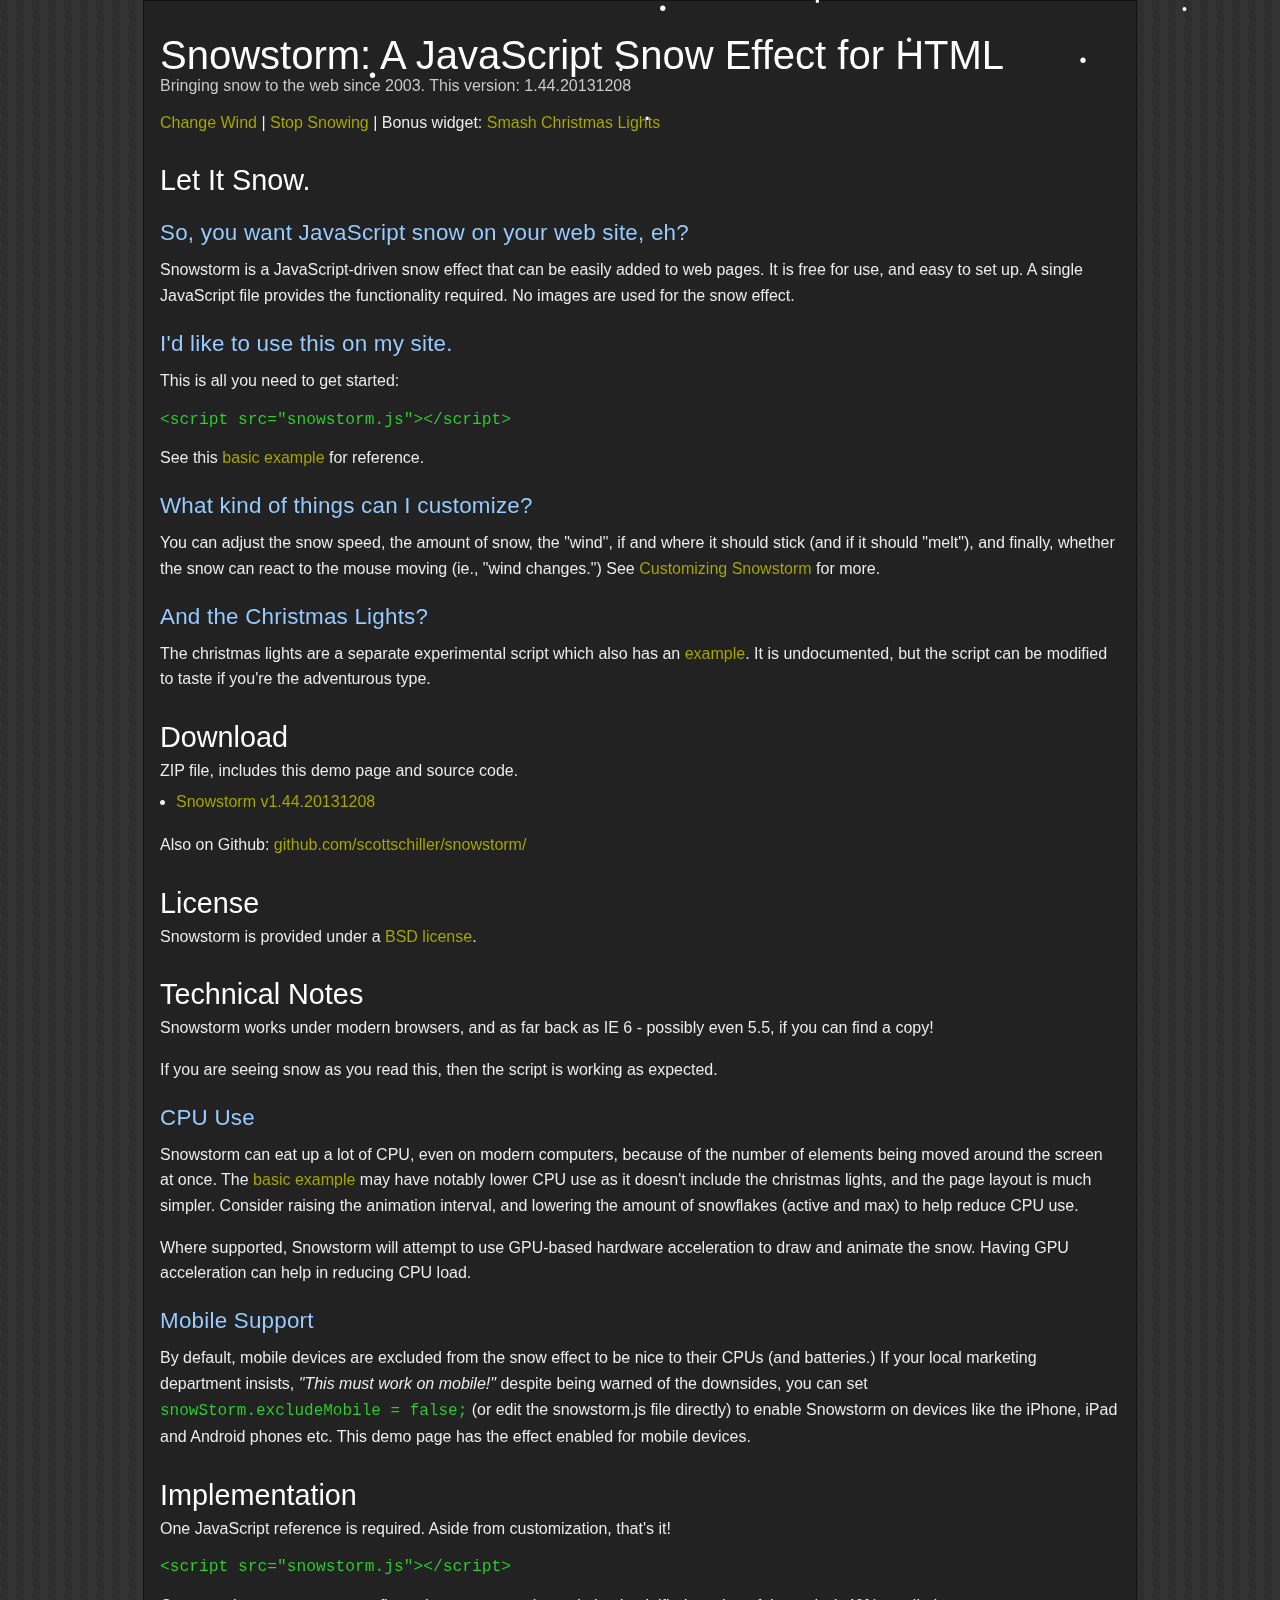
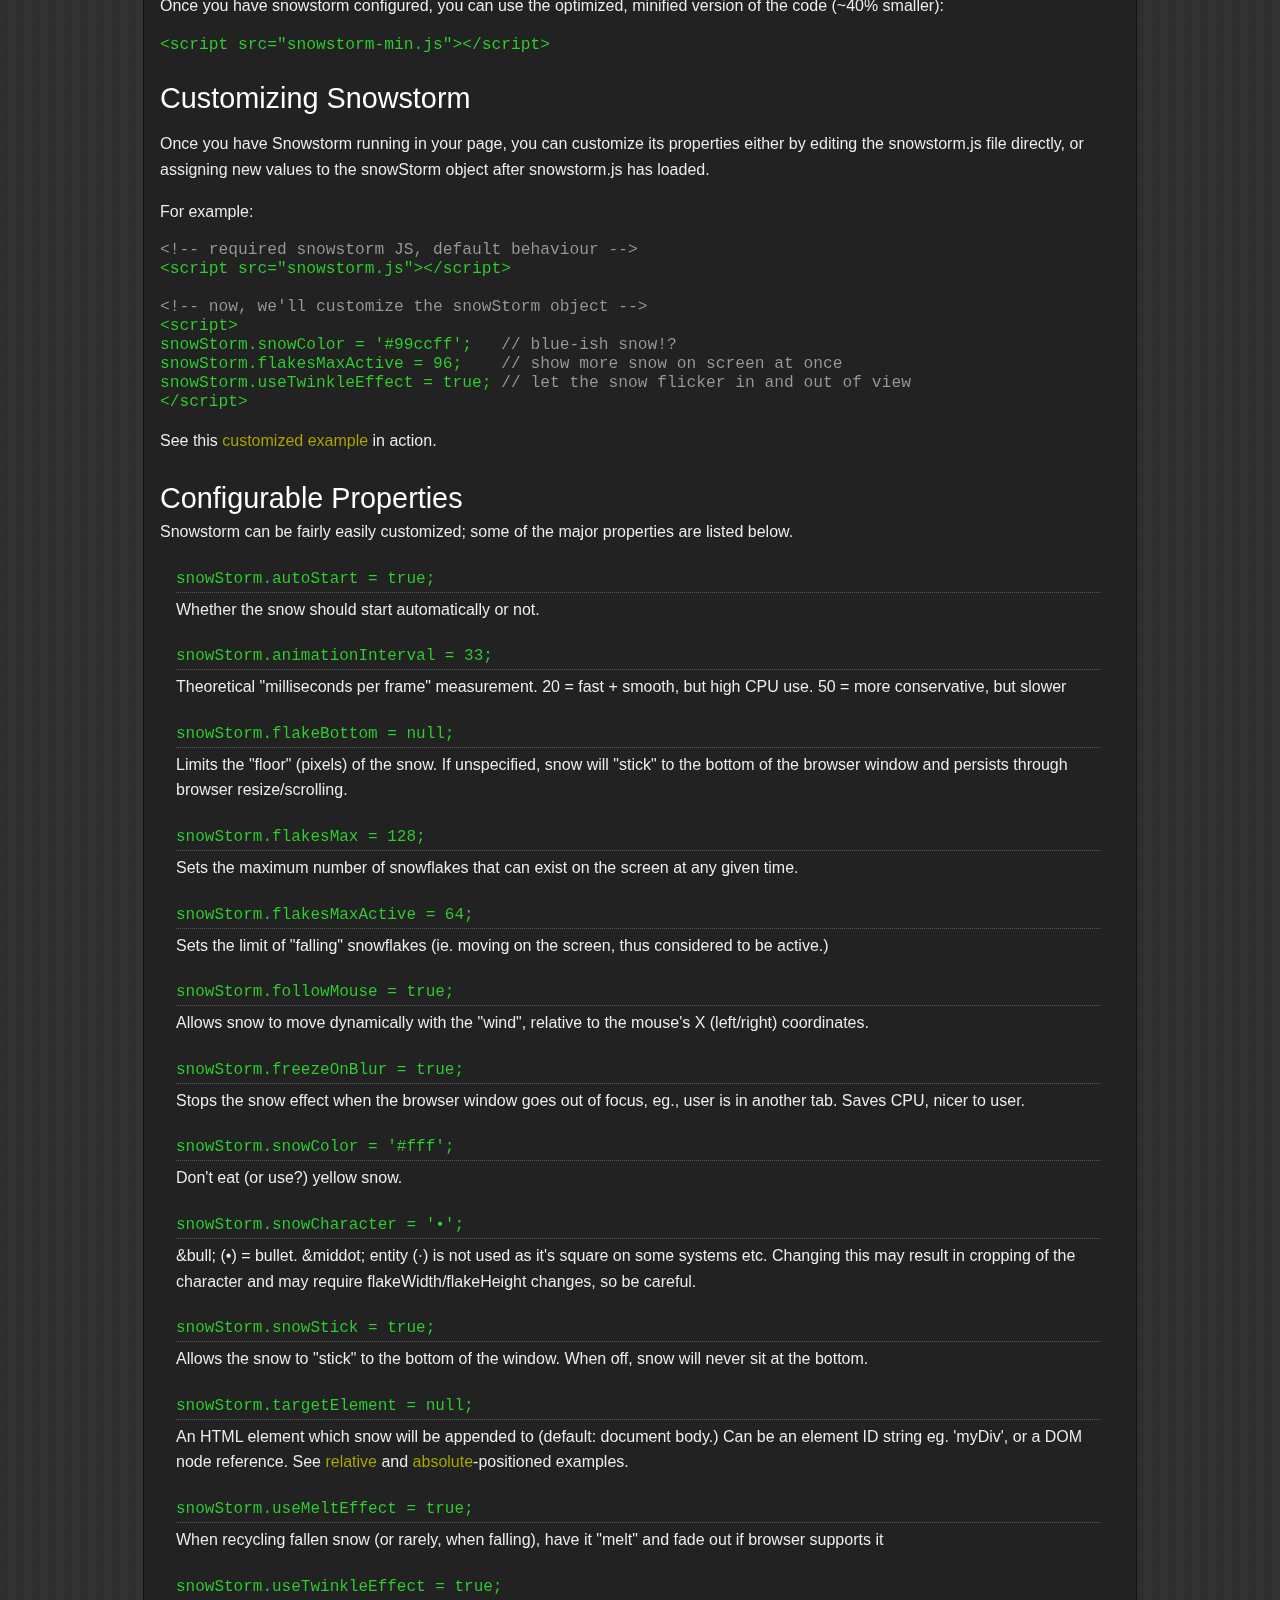
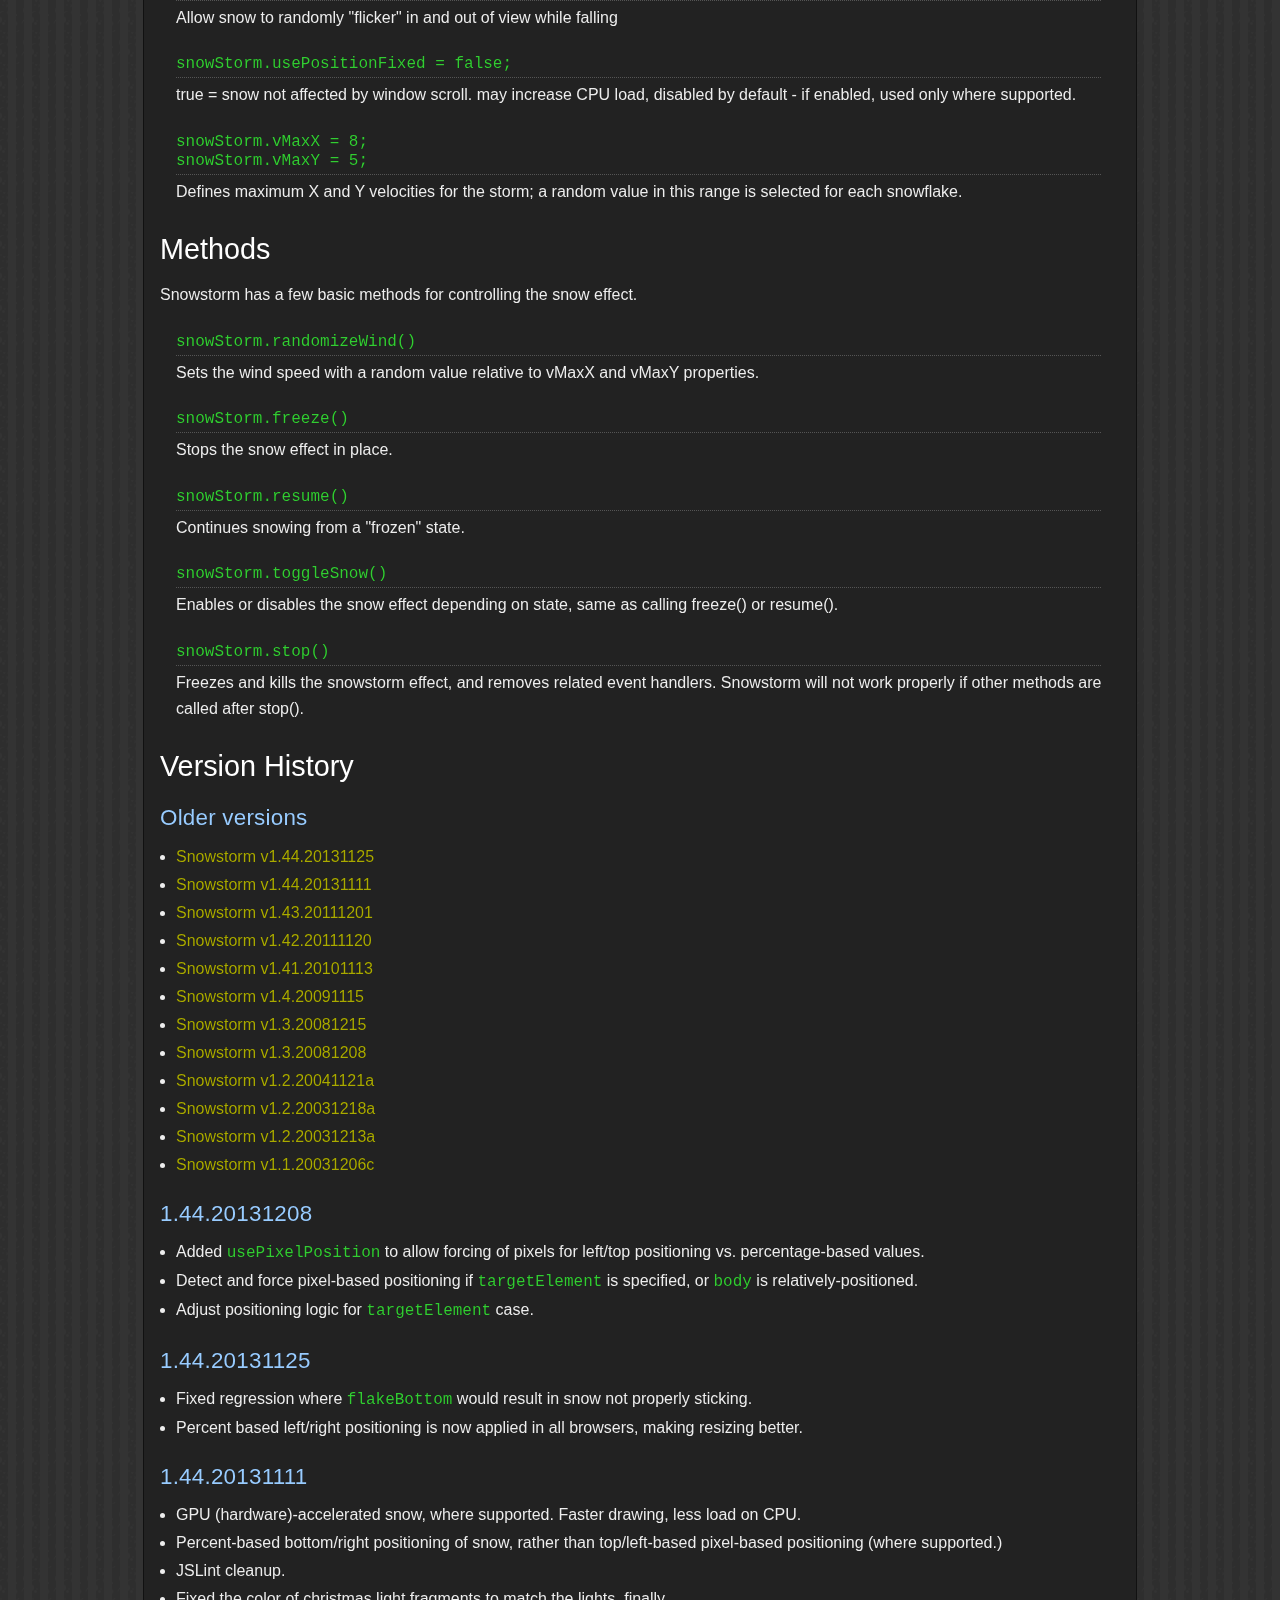
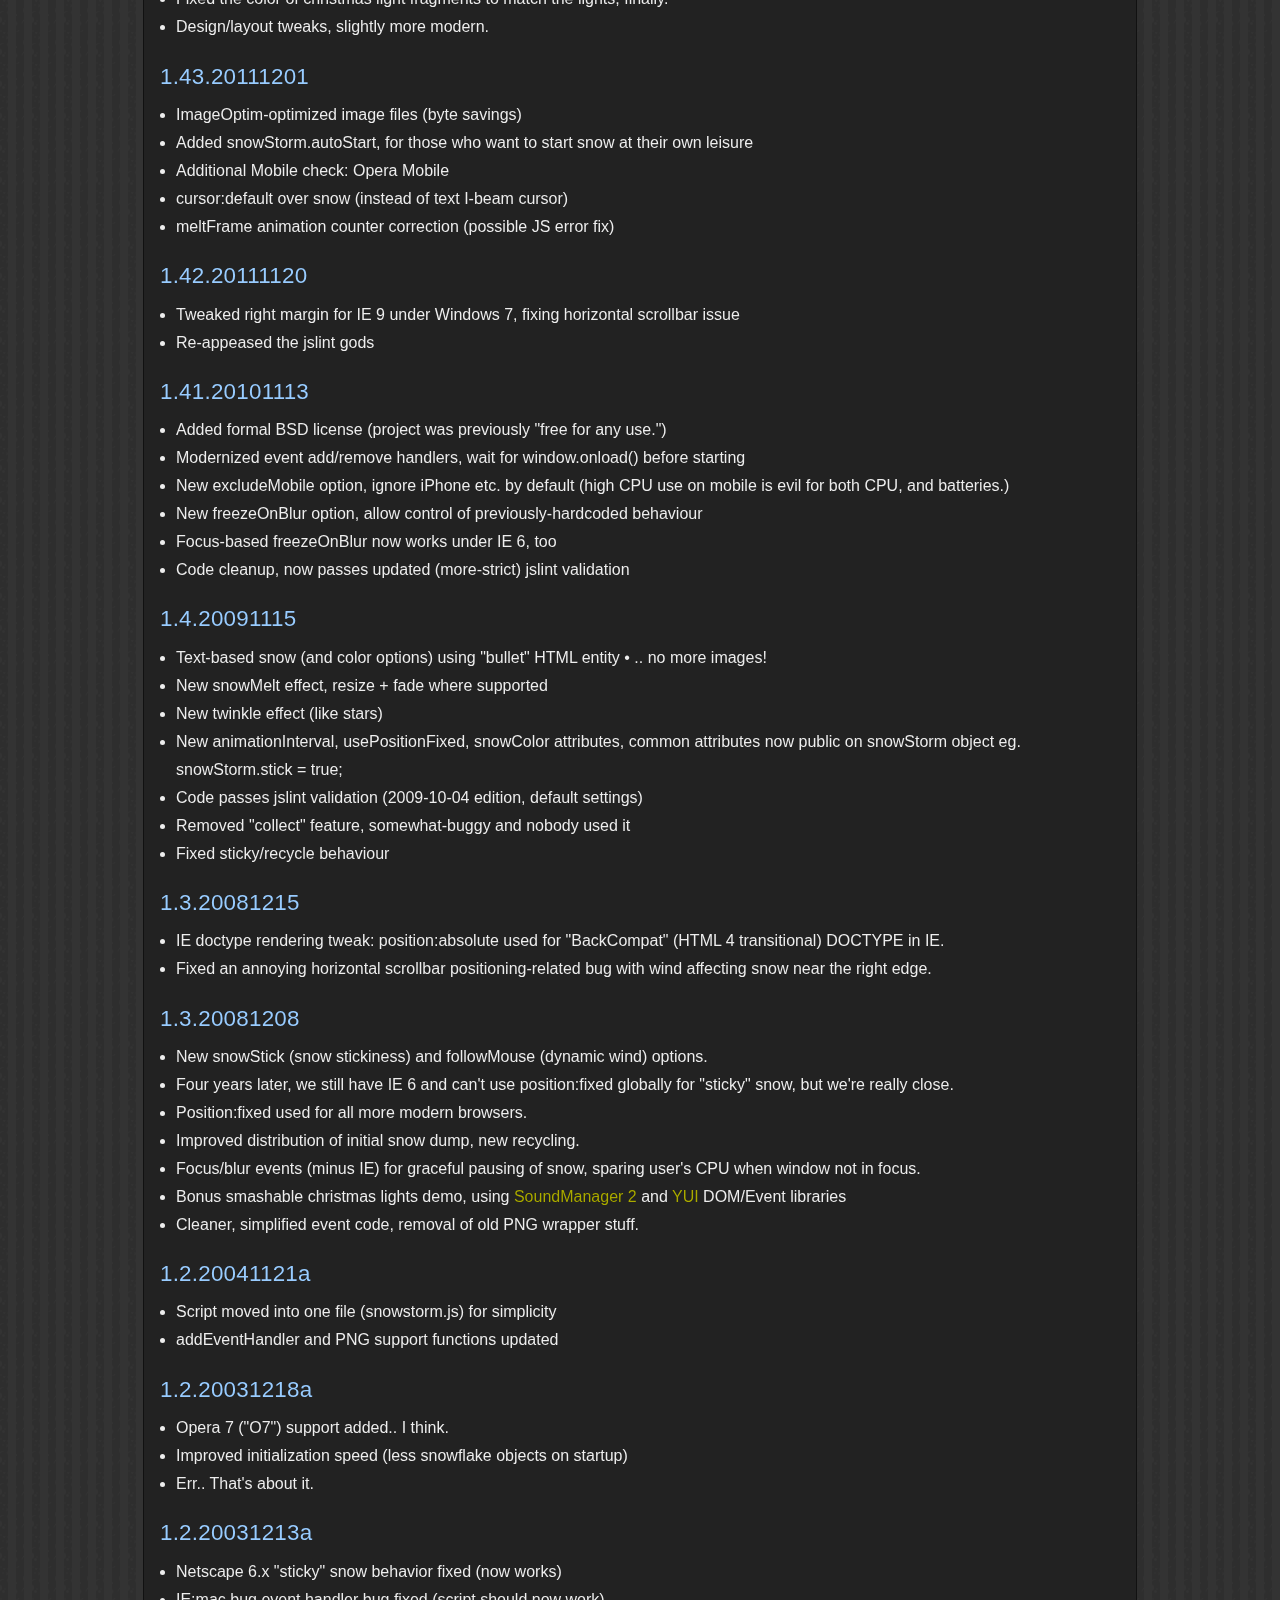
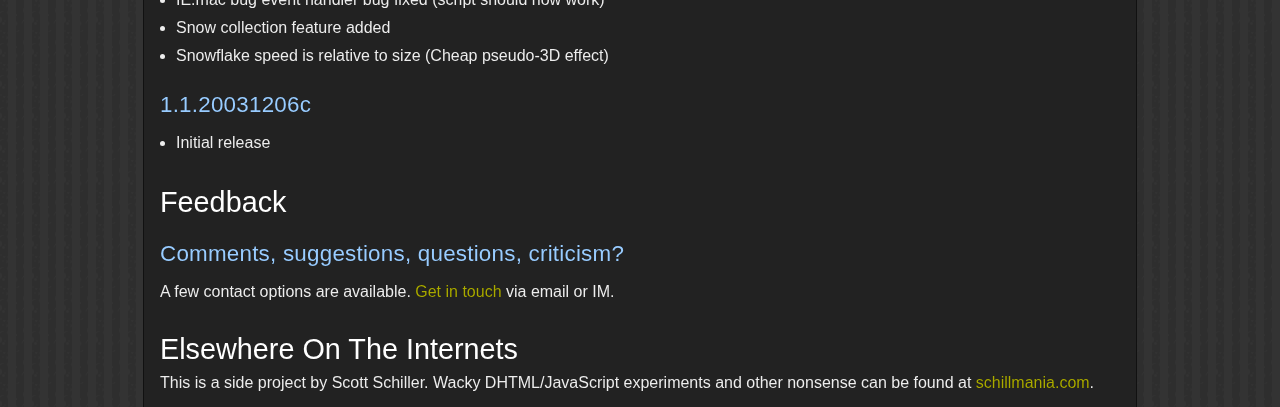
<file: snowstormv144_20131208/index.html>
<!DOCTYPE html PUBLIC "-//W3C//DTD XHTML 1.0 Strict//EN"
	"http://www.w3.org/TR/xhtml1/DTD/xhtml1-strict.dtd">
<html>
<head>
<title>JavaScript Snow: DHTML Snowstorm. Making it snow on the internets since 2003.</title>
<meta name="robots" content="noindex" />
<meta http-equiv="Content-Type" content="text/html; charset=windows-1252" />
<meta name="description" content="Realistic JavaScript snow effect for your web site. Free for any use. BSD license. Includes wind, velocity, &quot;sticky&quot; snow and fading effects. Single file, easy to set up and customize." />
<meta name="keywords" content="DHTML Snowstorm, DHTML snow, javascript snow, snow effect, Scott Schiller, Schill, Schillmania" />
<meta name="author" content="Scott Schiller" />
<meta name="copyright" content="Copyright (C) 2003 Scott Schiller" />
<meta name="language" content="en-us" />
<link type="text/css" rel="stylesheet" href="demo/demo_default.css" />

<!-- Copy the <script> tag into your own page(s) for the snow effect. That is all! (No CSS etc. is needed) -->
<script src="snowstorm.js"></script>

<!-- for the Snowstorm homepage, allow the demo to run on iPhone and mobile devices. -->
<script>snowStorm.excludeMobile = false;</script>

<!-- bonus christmas light stuff, not required for snowstorm -->
<script src="lights/soundmanager2-nodebug-jsmin.js"></script>
<script src="http://yui.yahooapis.com/combo?2.6.0/build/yahoo-dom-event/yahoo-dom-event.js&2.6.0/build/animation/animation-min.js"></script>
<script src="lights/christmaslights.js"></script>

</head>

<body>

<div id="lights">
 <!-- lights go here -->
</div>

<div id="container">

 <div id="content">

 <h1>Snowstorm: A JavaScript Snow Effect for HTML</h1>
 <p class="alt noTop">Bringing snow to the web since 2003. This version: 1.44.20131208</p>

 <p>
  <a href="#" onclick="snowStorm.randomizeWind();return false">Change Wind</a> | <a href="#" onclick="snowStorm.stop();return false">Stop Snowing</a> | Bonus widget: <a href="lights/" onclick="if (document.location.protocol != 'http') this.href=this.href+'index.html'">Smash Christmas Lights</a>
 </p>
 <p id="special" class="special">(Note: Christmas Lights are incompatible with IE 6 because of PNG images.)</p>

 <h2>Let It Snow.</h2>

 <h3>So, you want JavaScript snow on your web site, eh?</h3>
 
 <p class="first">Snowstorm is a JavaScript-driven snow effect that can be easily added to web pages. It is free for use, and easy to set up. A single JavaScript file provides the functionality required. No images are used for the snow effect.</p>

 <h3>I'd like to use this on my site.</h3>

 <p>This is all you need to get started:</p>

 <p>
  <pre>&lt;script src="snowstorm.js"&gt;&lt;/script&gt;</pre>
 </p>

 <p>See this <a href="basic-example.html" title="Simple Snowstorm demo">basic example</a> for reference.</p>

 <h3>What kind of things can I customize?</h3>

 <p>You can adjust the snow speed, the amount of snow, the "wind", if and where it should stick (and if it should "melt"), and finally, whether the snow can react to the mouse moving (ie., "wind changes.") See <a href="#customizing" title="Customizing snow storm behaviour">Customizing Snowstorm</a> for more.</p>

 <h3>And the Christmas Lights?</h3>

 <p>The christmas lights are a separate experimental script which also has an <a href="lights/" onclick="if (document.location.protocol != 'http') this.href=this.href+'index.html'">example</a>. It is undocumented, but the script can be modified to taste if you're the adventurous type.</p>

 <h2 id="download">Download</h2>
 <p class="first">ZIP file, includes this demo page and source code.</p>

 <ul>
  <li><a href="http://www.schillmania.com/projects/snowstorm/snowstormv144_20131208.zip">Snowstorm v1.44.20131208</a></li>
 </ul>

 <p>Also on Github: <a href="http://github.com/scottschiller/snowstorm/">github.com/scottschiller/snowstorm/</a></p>

 <h2 id="license">License</h2>
 <p class="first">Snowstorm is provided under a <a href="license.txt" title="Snowstorm BSD license">BSD license</a>.</p>

 <h2 id="technotes">Technical Notes</h2>

 <p class="first">Snowstorm works under modern browsers, and as far back as IE 6 - possibly even 5.5, if you can find a copy!</p>
 <p>If you are seeing snow as you read this, then the script is working as expected.</p>

 <h3>CPU Use</h3>

 <p class="first">Snowstorm can eat up a lot of CPU, even on modern computers, because of the number of elements being moved around the screen at once. The <a href="basic-example.html" title="Simple Snowstorm demo">basic example</a> may have notably lower CPU use as it doesn't include the christmas lights, and the page layout is much simpler. Consider raising the animation interval, and lowering the amount of snowflakes (active and max) to help reduce CPU use.</p>

 <p>Where supported, Snowstorm will attempt to use GPU-based hardware acceleration to draw and animate the snow. Having GPU acceleration can help in reducing CPU load.</p>

 <h3>Mobile Support</h3>

 <p>By default, mobile devices are excluded from the snow effect to be nice to their CPUs (and batteries.) If your local marketing department insists, <i>"This must work on mobile!"</i> despite being warned of the downsides, you can set <code style="white-space:nowrap">snowStorm.excludeMobile = false;</code> (or edit the snowstorm.js file directly) to enable Snowstorm on devices like the iPhone, iPad and Android phones etc. This demo page has the effect enabled for mobile devices.</p>

 <h2 id="howto">Implementation</h2>

 <p class="first">One JavaScript reference is required. Aside from customization, that's it!</p>

<pre>
&lt;script src="snowstorm.js"&gt;&lt;/script&gt;
</pre>

 <p>Once you have snowstorm configured, you can use the optimized, minified version of the code (~40% smaller):</p>

 <p>
  <pre>&lt;script src="snowstorm-min.js"&gt;&lt;/script&gt;</pre>
 </p>

 <h2 id="customizing">Customizing Snowstorm</h2>

 <p>Once you have Snowstorm running in your page, you can customize its properties either by editing the snowstorm.js file directly, or assigning new values to the snowStorm object after snowstorm.js has loaded.</p>

 <p>For example:</p>

<pre>
<span>&lt;!-- required snowstorm JS, default behaviour --&gt;</span>
&lt;script src="snowstorm.js"&gt;&lt;/script&gt;

<span>&lt;!-- now, we'll customize the snowStorm object --&gt;</span>
&lt;script&gt;
snowStorm.snowColor = '#99ccff'; <span>  // blue-ish snow!?</span>
snowStorm.flakesMaxActive = 96;  <span>  // show more snow on screen at once</span>
snowStorm.useTwinkleEffect = true; <span>// let the snow flicker in and out of view</span>
&lt;/script&gt;
</pre>

 <p>See this <a href="basic-example-customized.html" title="Snowstorm with custom options">customized example</a> in action.</p>

 <h2 id="properties">Configurable Properties</h2>

 <p class="first">Snowstorm can be fairly easily customized; some of the major properties are listed below.</p>

 <dl>

  <dt><code>snowStorm.autoStart = true;</code></dt>
  <dd>Whether the snow should start automatically or not.</dd>

  <dt><code>snowStorm.animationInterval = 33;</code></dt>
  <dd>Theoretical "milliseconds per frame" measurement. 20 = fast + smooth, but high CPU use. 50 = more conservative, but slower</dd>

  <dt><code>snowStorm.flakeBottom = null;</code></dt>
  <dd>Limits the "floor" (pixels) of the snow. If unspecified, snow will "stick" to the bottom of the browser window and persists through browser resize/scrolling.</dd>

  <dt><code>snowStorm.flakesMax = 128;</code></dt>
  <dd>Sets the maximum number of snowflakes that can exist on the screen at any given time.</dd>

  <dt><code>snowStorm.flakesMaxActive = 64;</code></dt>
  <dd>Sets the limit of "falling" snowflakes (ie. moving on the screen, thus considered to be active.)</dd>

  <dt><code>snowStorm.followMouse = true;</code></dt>
  <dd>Allows snow to move dynamically with the "wind", relative to the mouse's X (left/right) coordinates.</dd>

  <dt><code>snowStorm.freezeOnBlur = true;</code></dt>
  <dd>Stops the snow effect when the browser window goes out of focus, eg., user is in another tab. Saves CPU, nicer to user.</dd>

  <dt><code>snowStorm.snowColor = '#fff';</code></dt>
  <dd>Don't eat (or use?) yellow snow.</dd>

  <dt><code>snowStorm.snowCharacter = '&bull;';</code></dt>
  <dd>&amp;bull; (&bull;) = bullet. &amp;middot; entity (&middot;) is not used as it's square on some systems etc. Changing this may result in cropping of the character and may require flakeWidth/flakeHeight changes, so be careful.</dd>

  <dt><code>snowStorm.snowStick = true;</code></dt>
  <dd>Allows the snow to "stick" to the bottom of the window. When off, snow will never sit at the bottom.</dd>

  <dt><code>snowStorm.targetElement = null;</code></dt>
  <dd>An HTML element which snow will be appended to (default: document body.) Can be an element ID string eg. 'myDiv', or a DOM node reference. See <a href="target-element-relative-example.html">relative</a> and <a href="target-element-absolute-example.html">absolute</a>-positioned examples.</dd>

  <dt><code>snowStorm.useMeltEffect = true;</code></dt>
  <dd>When recycling fallen snow (or rarely, when falling), have it "melt" and fade out if browser supports it</dd>

  <dt><code>snowStorm.useTwinkleEffect = true;</code></dt>
  <dd>Allow snow to randomly "flicker" in and out of view while falling</dd>

  <dt><code>snowStorm.usePositionFixed = false;</code></dt>
  <dd>true = snow not affected by window scroll. may increase CPU load, disabled by default - if enabled, used only where supported.</dd>

  <dt><code>snowStorm.vMaxX = 8;<br />snowStorm.vMaxY = 5;</code></dt>
  <dd>Defines maximum X and Y velocities for the storm; a random value in this range is selected for each snowflake.</dd>

 </dl>

 <h2 id="methods">Methods</h2>

 <p>Snowstorm has a few basic methods for controlling the snow effect.</p>

 <dl>

  <dt><code>snowStorm.randomizeWind()</code></dt>
  <dd>Sets the wind speed with a random value relative to vMaxX and vMaxY properties.</dd>

  <dt><code>snowStorm.freeze()</code></dt>
  <dd>Stops the snow effect in place.</dd>

  <dt><code>snowStorm.resume()</code></dt>
  <dd>Continues snowing from a "frozen" state.</dd>

  <dt><code>snowStorm.toggleSnow()</code></dt>
  <dd>Enables or disables the snow effect depending on state, same as calling freeze() or resume().</dd>

  <dt><code>snowStorm.stop()</code></dt>
  <dd>Freezes and kills the snowstorm effect, and removes related event handlers. Snowstorm will not work properly if other methods are called after stop().</dd>

 </dl>

 <h2 id="versionhistory">Version History</h2>

 <h3 id="oldversions">Older versions</h3>
 <ul>
  <li><a href="http://www.schillmania.com/projects/snowstorm/snowstormv144_20131125.zip">Snowstorm v1.44.20131125</a></li>
  <li><a href="http://www.schillmania.com/projects/snowstorm/snowstormv144_20131111.zip">Snowstorm v1.44.20131111</a></li>
  <li><a href="http://www.schillmania.com/projects/snowstorm/snowstormv143_20111201.zip">Snowstorm v1.43.20111201</a></li>
  <li><a href="http://www.schillmania.com/projects/snowstorm/snowstormv142_20111120.zip">Snowstorm v1.42.20111120</a></li>
  <li><a href="http://www.schillmania.com/projects/snowstorm/snowstormv141_20101113.zip">Snowstorm v1.41.20101113</a></li>
  <li><a href="http://www.schillmania.com/projects/snowstorm/snowstormv14_20091115.zip">Snowstorm v1.4.20091115</a></li>
  <li><a href="http://www.schillmania.com/projects/snowstorm/snowstormv13_20081215.zip">Snowstorm v1.3.20081215</a></li>
  <li><a href="http://www.schillmania.com/projects/snowstorm/snowstormv13_20081208.zip">Snowstorm v1.3.20081208</a></li>
  <li><a href="http://www.schillmania.com/projects/snowstorm/snowstorm_20041121a.zip">Snowstorm v1.2.20041121a</a></li>
  <li><a href="http://www.schillmania.com/projects/snowstorm/snowstorm_20031218a.zip">Snowstorm v1.2.20031218a</a></li>
  <li><a href="http://www.schillmania.com/projects/snowstorm/snowstorm_20031213a.zip">Snowstorm v1.2.20031213a</a></li>
  <li><a href="http://www.schillmania.com/projects/snowstorm/snowstorm_20031206c.zip">Snowstorm v1.1.20031206c</a></li>
 </ul>

 <h3>1.44.20131208</h3>
 <ul>
  <li>Added <code>usePixelPosition</code> to allow forcing of pixels for left/top positioning vs. percentage-based values.</li>
  <li>Detect and force pixel-based positioning if <code>targetElement</code> is specified, or <code>body</code> is relatively-positioned.</li>
  <li>Adjust positioning logic for <code>targetElement</code> case.</li>
 </ul>


 <h3>1.44.20131125</h3>
 <ul>
  <li>Fixed regression where <code>flakeBottom</code> would result in snow not properly sticking.</li>
  <li>Percent based left/right positioning is now applied in all browsers, making resizing better.</li>
 </ul>

 <h3>1.44.20131111</h3>
 <ul>
  <li>GPU (hardware)-accelerated snow, where supported. Faster drawing, less load on CPU.</li>
  <li>Percent-based bottom/right positioning of snow, rather than top/left-based pixel-based positioning (where supported.)</li>
  <li>JSLint cleanup.</li>
  <li>Fixed the color of christmas light fragments to match the lights, finally.</li>
  <li>Design/layout tweaks, slightly more modern.</li>
 </ul>

 <h3>1.43.20111201</h3>
 <ul>
  <li>ImageOptim-optimized image files (byte savings)</li>
  <li>Added snowStorm.autoStart, for those who want to start snow at their own leisure</li>
  <li>Additional Mobile check: Opera Mobile</li>
  <li>cursor:default over snow (instead of text I-beam cursor)</li>
  <li>meltFrame animation counter correction (possible JS error fix)</li>
 </ul>

 <h3>1.42.20111120</h3>
 <ul>
  <li>Tweaked right margin for IE 9 under Windows 7, fixing horizontal scrollbar issue</li>
  <li>Re-appeased the jslint gods</li>
 </ul>

 <h3>1.41.20101113</h3>
 <ul>
  <li>Added formal BSD license (project was previously "free for any use.")</li>
  <li>Modernized event add/remove handlers, wait for window.onload() before starting</li>
  <li>New excludeMobile option, ignore iPhone etc. by default (high CPU use on mobile is evil for both CPU, and batteries.)</li>
  <li>New freezeOnBlur option, allow control of previously-hardcoded behaviour</li>
  <li>Focus-based freezeOnBlur now works under IE 6, too</li>
  <li>Code cleanup, now passes updated (more-strict) jslint validation</li>
 </ul>

 <h3>1.4.20091115</h3>
 <ul>
  <li>Text-based snow (and color options) using "bullet" HTML entity &bull; .. no more images!</li>
  <li>New snowMelt effect, resize + fade where supported</li>
  <li>New twinkle effect (like stars)</li>
  <li>New animationInterval, usePositionFixed, snowColor attributes, common attributes now public on snowStorm object eg. snowStorm.stick = true;</li>
  <li>Code passes jslint validation (2009-10-04 edition, default settings)</li>
  <li>Removed "collect" feature, somewhat-buggy and nobody used it</li>
  <li>Fixed sticky/recycle behaviour</li>
 </ul>

 <h3>1.3.20081215</h3>
 <ul>
  <li>IE doctype rendering tweak: position:absolute used for "BackCompat" (HTML 4 transitional) DOCTYPE in IE.</li>
  <li>Fixed an annoying horizontal scrollbar positioning-related bug with wind affecting snow near the right edge.</li>
 </ul>

 <h3>1.3.20081208</h3>
 <ul>
  <li>New snowStick (snow stickiness) and followMouse (dynamic wind) options.</li>
  <li>Four years later, we still have IE 6 and can't use position:fixed globally for "sticky" snow, but we're really close.</li>
  <li>Position:fixed used for all more modern browsers.</li>
  <li>Improved distribution of initial snow dump, new recycling.</li>
  <li>Focus/blur events (minus IE) for graceful pausing of snow, sparing user's CPU when window not in focus.</li>
  <li>Bonus smashable christmas lights demo, using <a href="http://schillmania.com/projects/soundmanager2/" title="JavaScript Sound api, play mp3s with JavaScript">SoundManager 2</a> and <a href="http://developer.yahoo.com/yui/" title="Yahoo! User Interface Library">YUI</a> DOM/Event libraries</li>
  <li>Cleaner, simplified event code, removal of old PNG wrapper stuff.</li>
 </ul>

 <h3>1.2.20041121a</h3>
 <ul>
  <li>Script moved into one file (snowstorm.js) for simplicity</li>
  <li>addEventHandler and PNG support functions updated</li>
 </ul>

 <h3>1.2.20031218a</h3>
 <ul>
  <li>Opera 7 ("O7") support added.. I think.</li>
  <li>Improved initialization speed (less snowflake objects on startup)</li>
  <li>Err.. That's about it.</li>
 </ul>

 <h3>1.2.20031213a</h3>
 <ul>
  <li>Netscape 6.x "sticky" snow behavior fixed (now works)</li>
  <li>IE:mac bug event handler bug fixed (script should now work)</li>
  <li>Snow collection feature added</li>
  <li>Snowflake speed is relative to size (Cheap pseudo-3D effect)</li>
 </ul>

 <h3>1.1.20031206c</h3>
 <ul>
  <li>Initial release</li>
 </ul>

 <h2 id="feedback">Feedback</h2>
 <h3>Comments, suggestions, questions, criticism?</h3>
 <p class="first">
   A few contact options are available. <a href="http://schillmania.com/content/react/contact/" title="Scott Schiller's contact information">Get in touch</a> via email or IM.
 </p>

 <h2 id="elsewhere">Elsewhere On The Internets</h2>
 <p class="first">
  This is a side project by Scott Schiller. Wacky DHTML/JavaScript experiments and other nonsense can be found at <a href="http://www.schillmania.com/" title="Scott's personal experimental DHTML site">schillmania.com</a>.
 </p>

 </div>

</div>

<!-- stats/counter stuff for my web site. You don't need this for the snow effect to work. -->
<script type="text/javascript" src="http://include.reinvigorate.net/re_.js"></script>
<script type="text/javascript">
try {
reinvigorate.track("vq4zg-s08a9v69iv");
} catch(err) {}
</script>

</body>
</html>
</file>
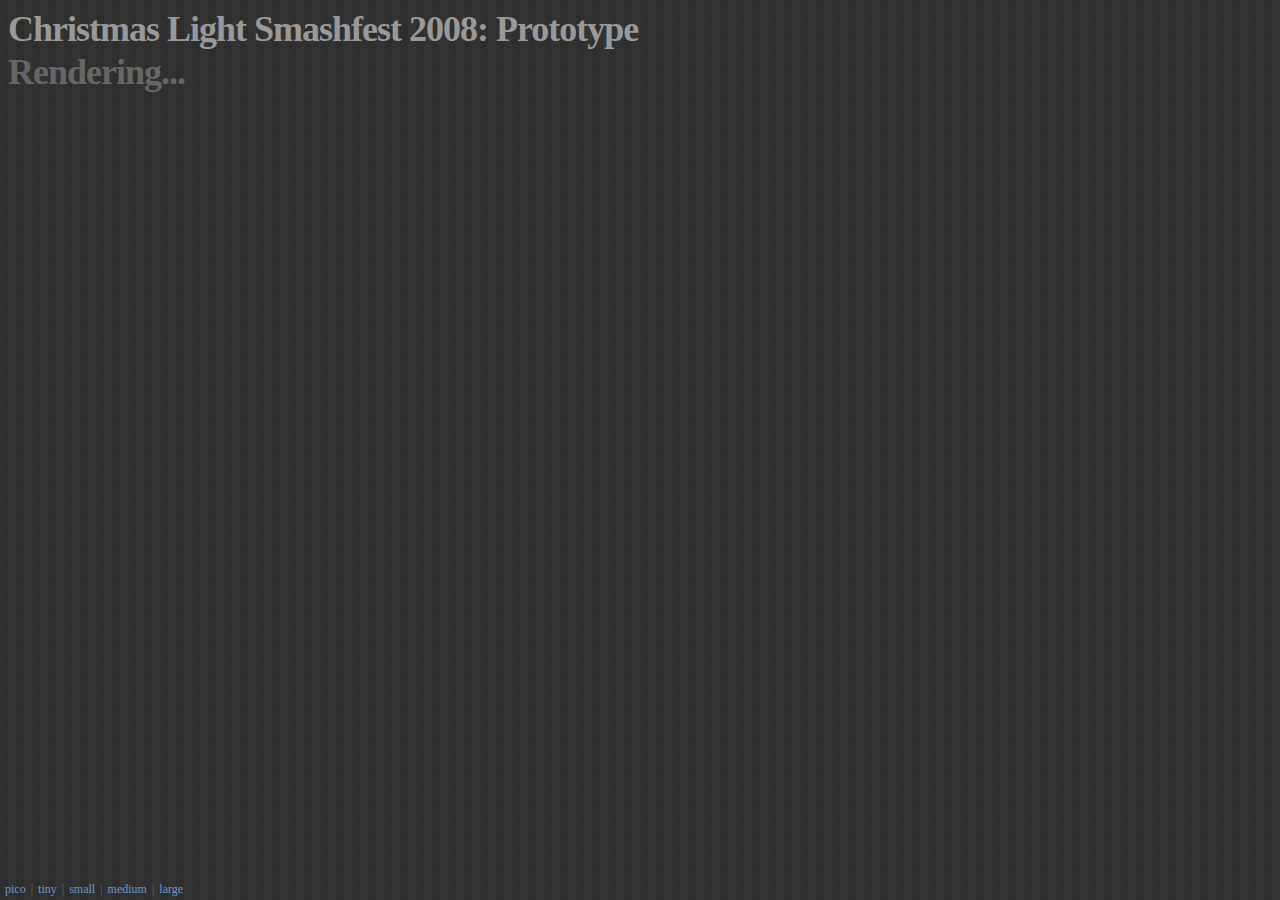
<file: snowstormv144_20131208/lights/index.html>
<html>
<head>
<title>Smashable Christmas Lights</title>
<link rel="stylesheet" media="screen" href="christmaslights.css" />
<script type="text/javascript" src="soundmanager2-nodebug-jsmin.js"></script>
<script type="text/javascript" src="http://yui.yahooapis.com/combo?2.6.0/build/yahoo-dom-event/yahoo-dom-event.js&2.6.0/build/animation/animation-min.js"></script>
<script type="text/javascript" src="christmaslights.js"></script>
<script type="text/javascript">
var urlBase = './';
soundManager.url = './';
</script>
</head>

<body>

<div>

 <div id="loading">
  <h1>Christmas Light Smashfest 2008: Prototype</h1>
  <h2>Rendering...</h2>
 </div>

 <div id="lights">
  <!-- lights go here -->
 </div>

 <div style="position:absolute;bottom:3px;left:3px">
  <a href="?size=pico">pico</a> | <a href="?size=tiny">tiny</a> | <a href="?size=small">small</a> | <a href="?size=medium">medium</a> | <a href="?size=large">large</a>
 </div>

</div>



</body>
</html>
</file>
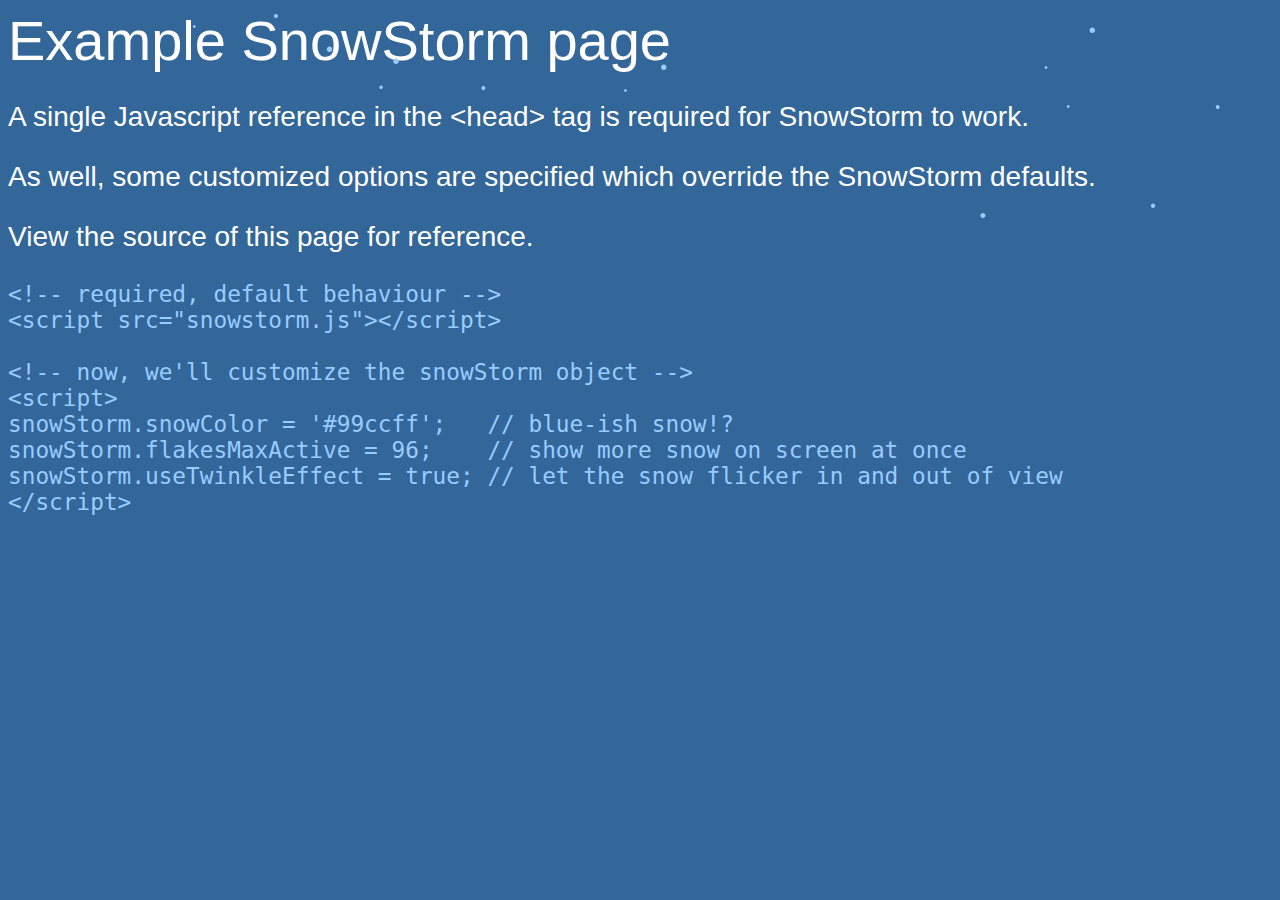
<file: snowstormv144_20131208/basic-example-customized.html>
<!DOCTYPE html PUBLIC "-//W3C//DTD XHTML 1.0 Strict//EN"
	"http://www.w3.org/TR/xhtml1/DTD/xhtml1-strict.dtd">
<html>
<head>
<title>DHTML SnowStorm: Basic Example</title>
<script type="text/javascript" src="snowstorm.js"></script>
<script type="text/javascript">
snowStorm.snowColor = '#99ccff'; // blue-ish snow!?
snowStorm.flakesMaxActive = 96;  // show more snow on screen at once
snowStorm.useTwinkleEffect = true; // let the snow flicker in and out of view
</script>
</head>

<body style="background:#336699;font:100 1.75em helvetica neue, helvetica,arial,verdana,sans-serif;color:#fff">

<h1 style="font-size:2em;margin:0px;font-weight:100">Example SnowStorm page</h1>

<p>
 A single Javascript reference in the &lt;head&gt; tag is required for SnowStorm to work.
</p>

<p>
 As well, some customized options are specified which override the SnowStorm defaults.
</p>

<p>
 View the source of this page for reference.
</p>

<pre style="color:#99ccff">
&lt;!-- required, default behaviour --&gt;
&lt;script src="snowstorm.js"&gt;&lt;/script&gt;

&lt;!-- now, we'll customize the snowStorm object --&gt;
&lt;script&gt;
snowStorm.snowColor = '#99ccff';   // blue-ish snow!?
snowStorm.flakesMaxActive = 96;    // show more snow on screen at once
snowStorm.useTwinkleEffect = true; // let the snow flicker in and out of view
&lt;/script&gt;
</pre>

</body>
</html>
</file>
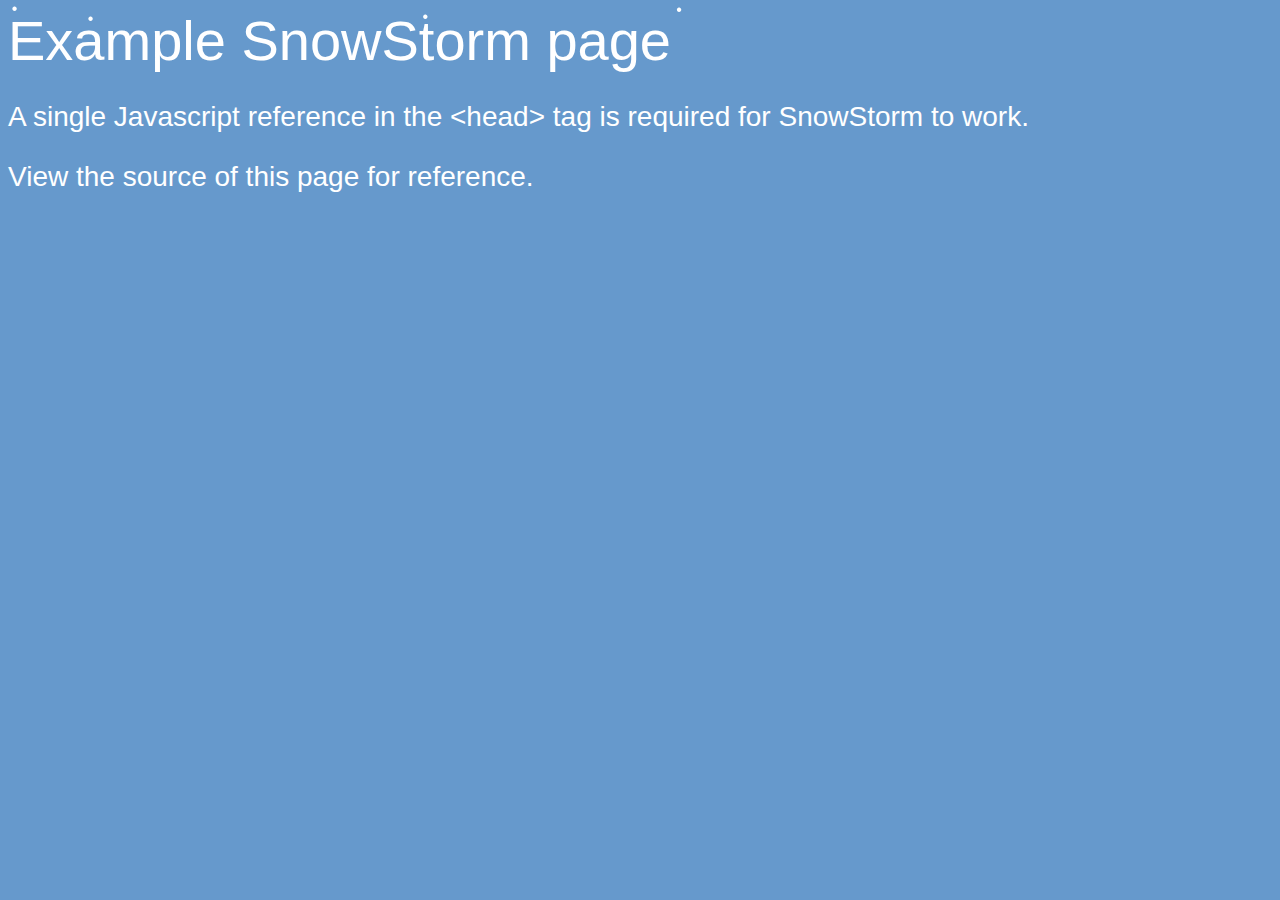
<file: snowstormv144_20131208/basic-example.html>
<!DOCTYPE html PUBLIC "-//W3C//DTD XHTML 1.0 Strict//EN"
	"http://www.w3.org/TR/xhtml1/DTD/xhtml1-strict.dtd">
<html>
<head>
<title>DHTML SnowStorm: Basic Example</title>
<script type="text/javascript" src="snowstorm.js"></script>
</head>

<body style="background:#6699cc;font:100 1.75em helvetica neue, helvetica,arial,verdana,sans-serif;color:#fff">

<h1 style="font-size:2em;margin:0px;font-weight:100">Example SnowStorm page</h1>

<p>
 A single Javascript reference in the &lt;head&gt; tag is required for SnowStorm to work.
</p>

<p>
 View the source of this page for reference.
</p>

</body>
</html>
</file>
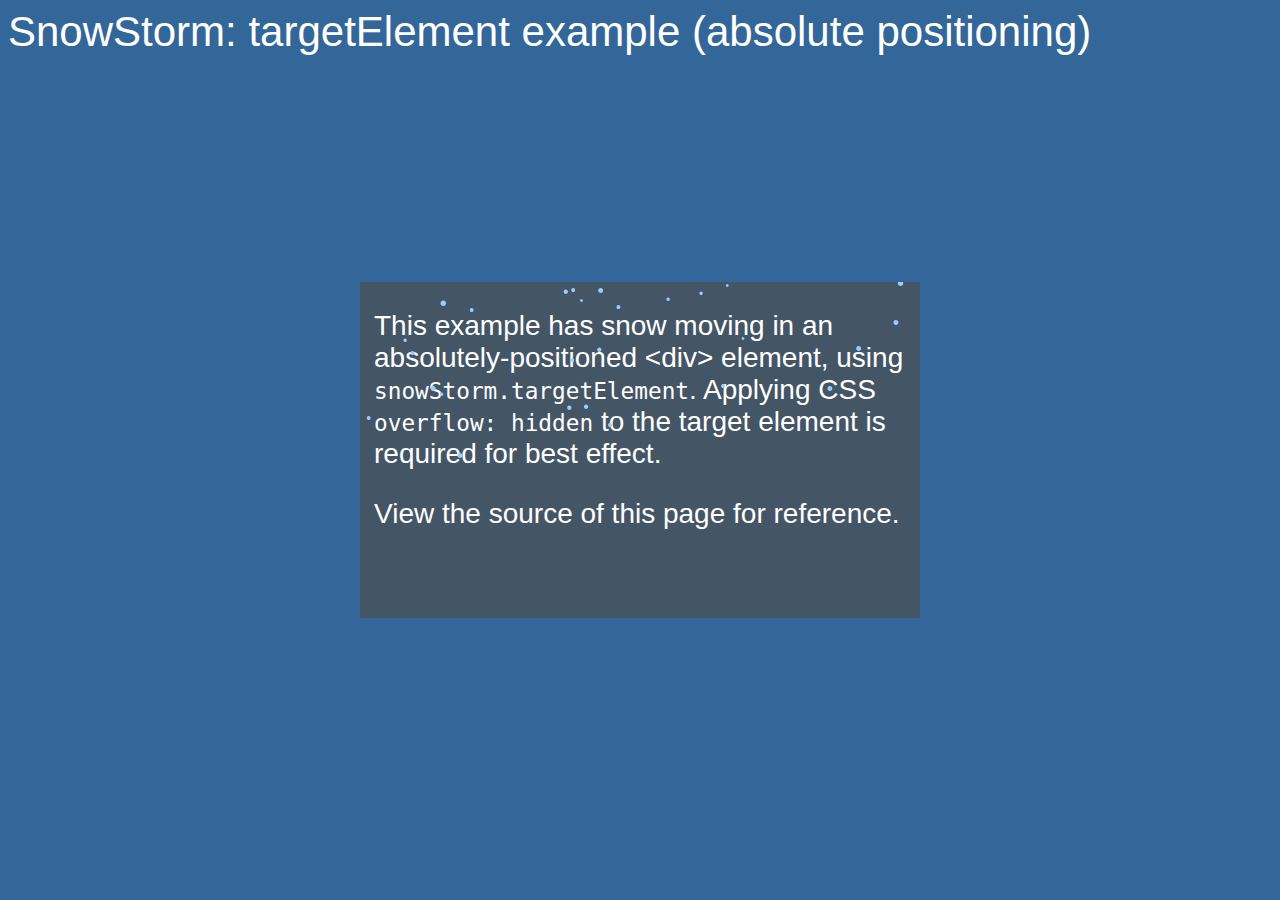
<file: snowstormv144_20131208/target-element-absolute-example.html>
<!DOCTYPE html PUBLIC "-//W3C//DTD XHTML 1.0 Strict//EN"
	"http://www.w3.org/TR/xhtml1/DTD/xhtml1-strict.dtd">
<html>
<head>
<title>DHTML SnowStorm: targetElement example</title>
<style type="text/css">

#snow-target {
 /**
  * absolute-positioned example, snow is appended to this element.
  * overflow: hidden is recommended for best effect.
  */
 position: absolute;
 top: 50%;
 left: 50%;
 width: 20em;
 height: 12em;
 margin-left: -10em;
 margin-top: -6em;
 background: #445566;
 overflow: hidden;
}
</style>

<script type="text/javascript" src="snowstorm.js"></script>

<script type="text/javascript">

// blue-ish snow!?
snowStorm.snowColor = '#99ccff';

// append the snow to this element (by ID or direct DOM node reference)
snowStorm.targetElement = 'snow-target';

</script>
</head>

<body style="background:#336699;font:100 1.75em helvetica neue, helvetica,arial,verdana,sans-serif;color:#fff">

<h1 style="font-size:1.5em;margin:0px;font-weight:100">SnowStorm: targetElement example (absolute positioning)</h1>

<div id="snow-target">

 <div style="padding:0px 0.5em">

  <p>
   This example has snow moving in an absolutely-positioned &lt;div&gt; element, using <code>snowStorm.targetElement</code>. Applying CSS <code>overflow: hidden</code> to the target element is required for best effect.
  </p>

  <p>
   View the source of this page for reference.
  </p>

 </div>

</div>

</body>
</html>
</file>
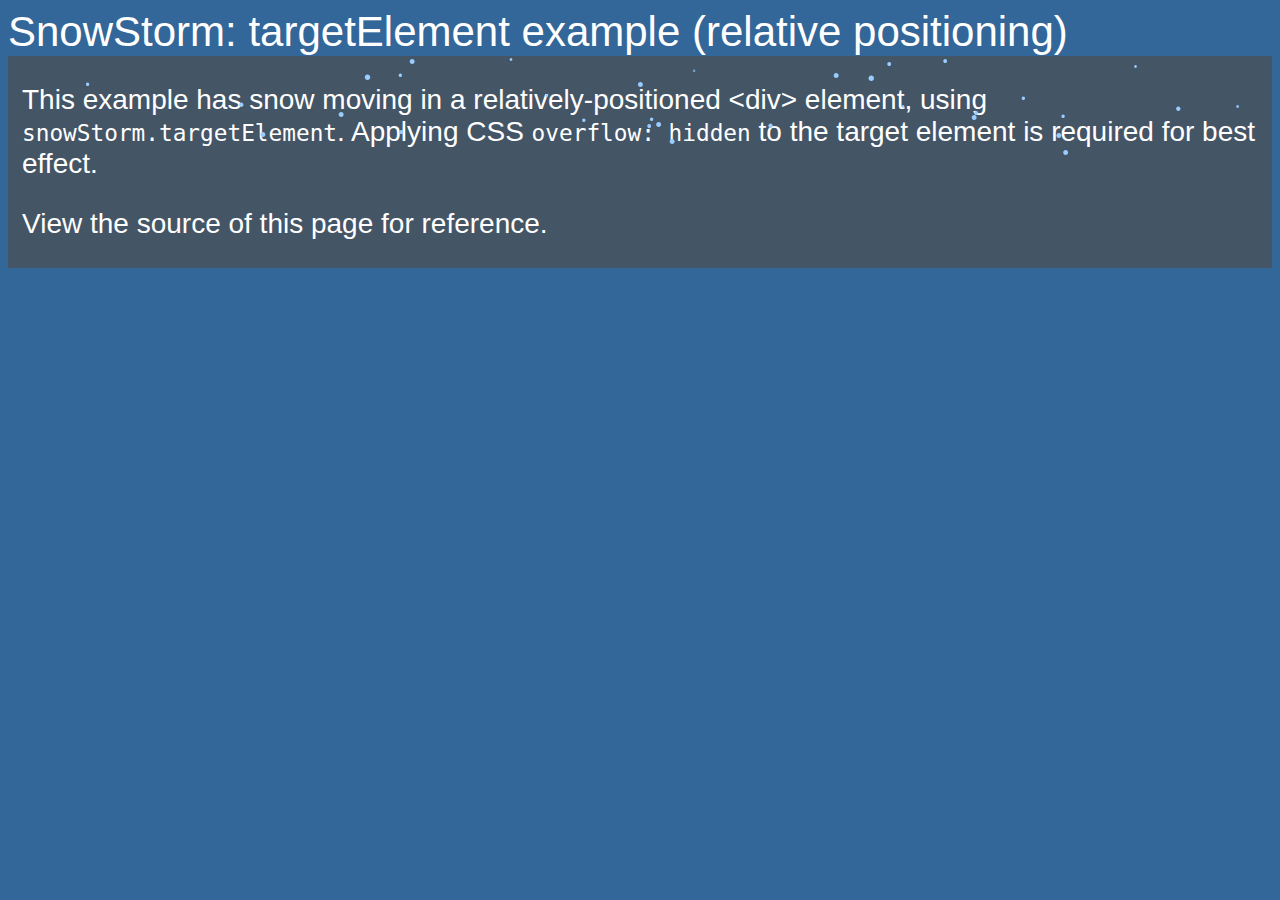
<file: snowstormv144_20131208/target-element-relative-example.html>
<!DOCTYPE html PUBLIC "-//W3C//DTD XHTML 1.0 Strict//EN"
	"http://www.w3.org/TR/xhtml1/DTD/xhtml1-strict.dtd">
<html>
<head>
<title>DHTML SnowStorm: targetElement example</title>
<style type="text/css">

#snow-target {
 /**
  * absolute-positioned example, snow is appended to this element.
  * overflow: hidden is recommended for best effect.
  */
 position: relative;
 background: #445566;
 overflow: hidden;
 _zoom: 1; /* IE 6 display fix */
}
</style>

<script type="text/javascript" src="snowstorm.js"></script>

<script type="text/javascript">

// blue-ish snow!?
snowStorm.snowColor = '#99ccff';

// append the snow to this element (by ID or direct DOM node reference)
snowStorm.targetElement = 'snow-target';

</script>
</head>

<body style="background:#336699;font:100 1.75em helvetica neue, helvetica,arial,verdana,sans-serif;color:#fff">

<h1 style="font-size:1.5em;margin:0px;font-weight:100">SnowStorm: targetElement example (relative positioning)</h1>

<div id="snow-target">

 <div style="padding:0px 0.5em">

  <p>
   This example has snow moving in a relatively-positioned &lt;div&gt; element, using <code>snowStorm.targetElement</code>. Applying CSS <code>overflow: hidden</code> to the target element is required for best effect.
  </p>

  <p>
   View the source of this page for reference.
  </p>

 </div>

</div>

</body>
</html>
</file>
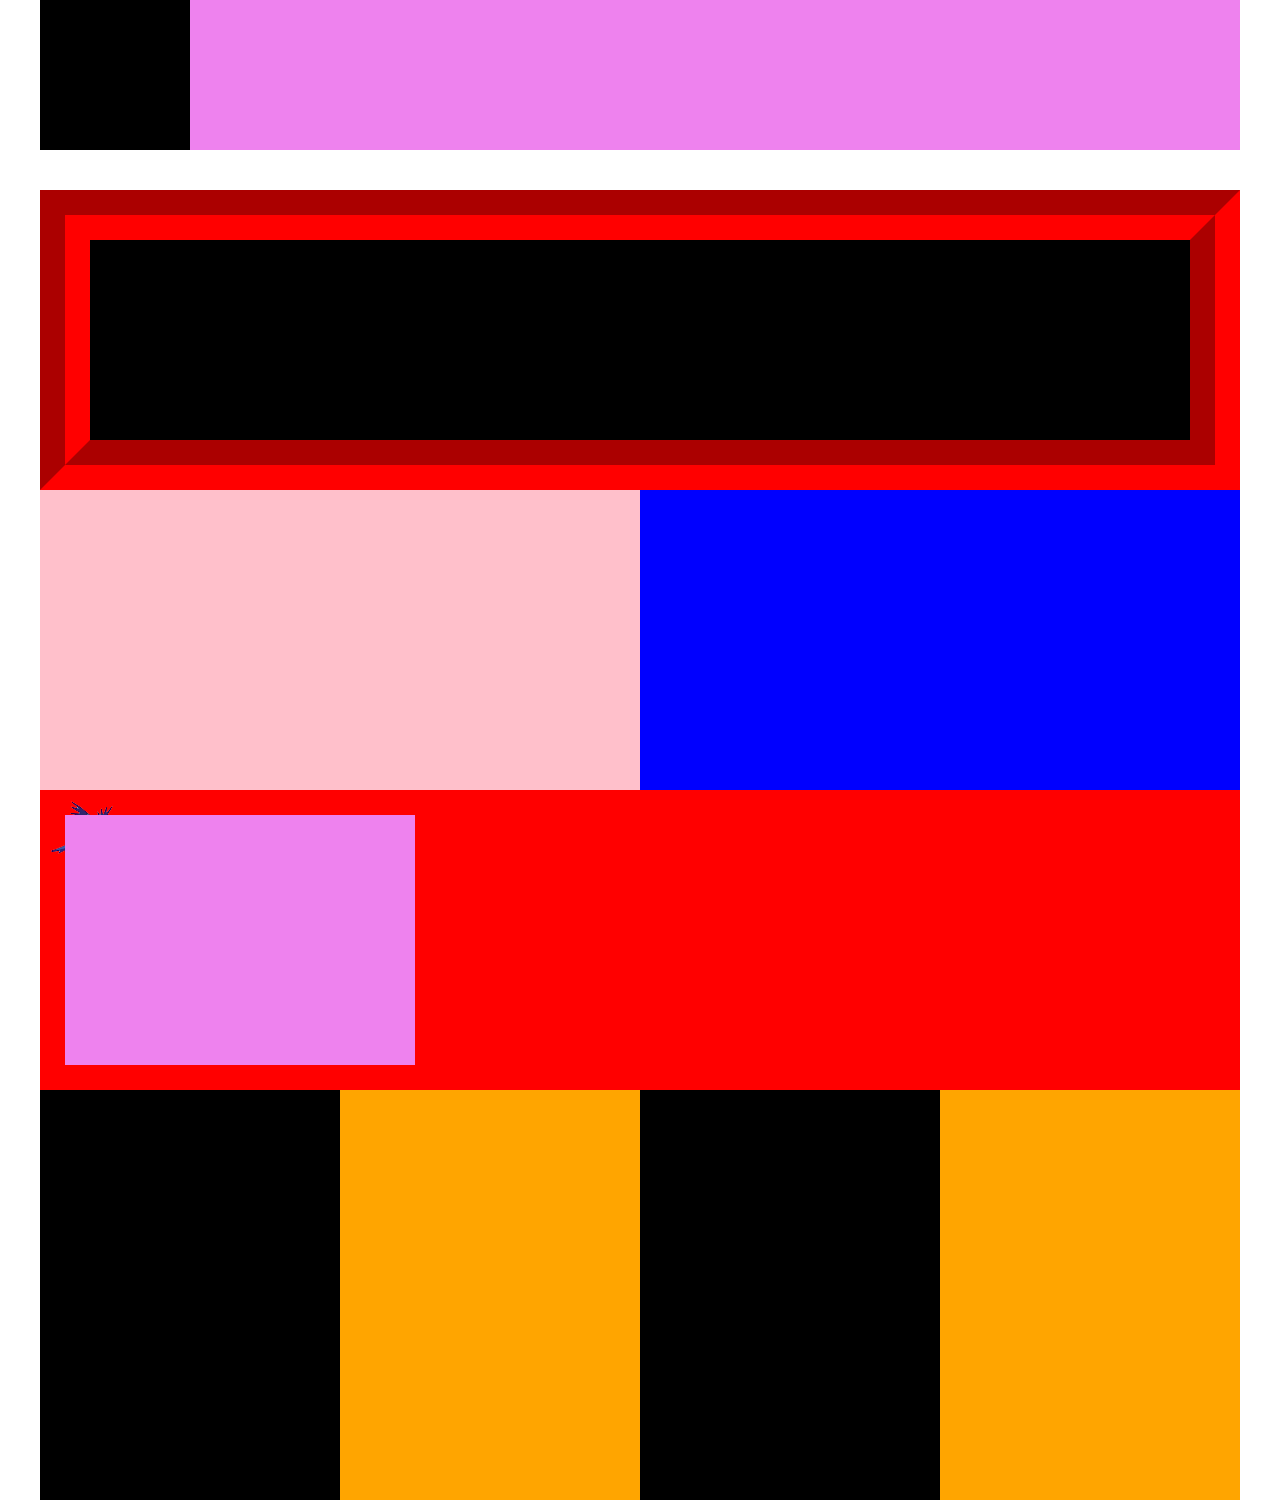
<file: fonts/BIRD/bird.html>
<html>
	<head>
		<tittle></tittle>
		<style type="text/css">
			body
			{
				margin: 0;
			}
				#mainarea{
					width:1200px;
					height:1500px;
					background:red;
					margin:0 auto; 
					}
				#toparea{
					width:1200px;
					height:150px;
					background:yellow;
					}
				#logoarea{
					width:150px;
					height:150px;
					background:black;
					float:left;
					}
				#tittlearea{
					width:1050px;
					height:150px;
					background:violet;
					float:left;
					}
				#menuarea{
					width:1200px;
					height:40px;
					background:white;
					}
				#slidearea{
					width:1100px;
					height:200px;
					background:black;
					/*
					border-right-style:groove;
					border-right-width:50px;
					border-right-color:red;
					border-top-style:groove;
					border-top-width:50px;
					border-top-color:red;
					border-left-style:groove;
					border-left-width:50px;
					border-left-color:red;
					border-bottom-style:groove;
					border-bottom-width:50px;
					border-bottom-color:red;
					*/
					border: groove 50px red;
					}
				
				#darea{
					width:1200px;
					height:300px;
					background:blue;
					}
				#d1area{
					width:600px;
					height:300px;
					background:pink;
					float:left;
					}
				#d2area{
					width:600px;
					height:300px;
					background:peach;
					float:left;
					}
				@keyframes bird{
						
						0%{
							transform:translateX(-300px);
							}
						100%{
							transform:translateX(1200px);
							}


						}
				#boxarea{
					width:1200px;
					height:300px;
					
					background-image:url('1.png'); 
					
					background-repeat:no-repeat;
					}
				#boxarea img{
					animation:bird;
					animation-duration:4s;
					animation-iteration-count:infinte;

						}
				#b1area{
					width:350px;
					height:250px;
					background:violet;
					margin:25px;
					float:left;
					}
				
				#footarea{
					width:1200px;
					height:410px;
					background:orange;
					float:left;
					}
				#f1area{
					width:300px;
					height:410px;
					background:black;
					float:left;
					}
				#f2area{
					width:300px;
					height:410px;
					background:orange;
					float:left;
					}
				#f3area{
					width:300px;
					height:410px;
					background:black;
					float:left;
					}
				#f4area{
					width:300px;
					height:410px;
					background:orange;
					float:left;
					}
				
		</style>
	</head>
	<body>
			<div id="mainarea";>
				<div id="toparea">
					<div id="logoarea">
					
					</div>
					<div id="tittlearea">
					
					</div>
					
				</div>
				<div id="menuarea">
				</div>
				<div id="slidearea">
					<div id="sarea">
					</div>
				</div>
				<div id="darea">
					<div id="d1area">
					</div>
					<div id="d2area">
					</div>
				</div>
				<div id="boxarea">
					<div id="b1area">
					</div>
					
				</div>
				<div id="footarea">
					<div id="f1area">
					</div>
					<div id="f2area">
					</div>
					<div id="f3area">
					</div>
					<div id="f4area">
					</div>
				</div>
			</div>
	</body>
</html>
</file>
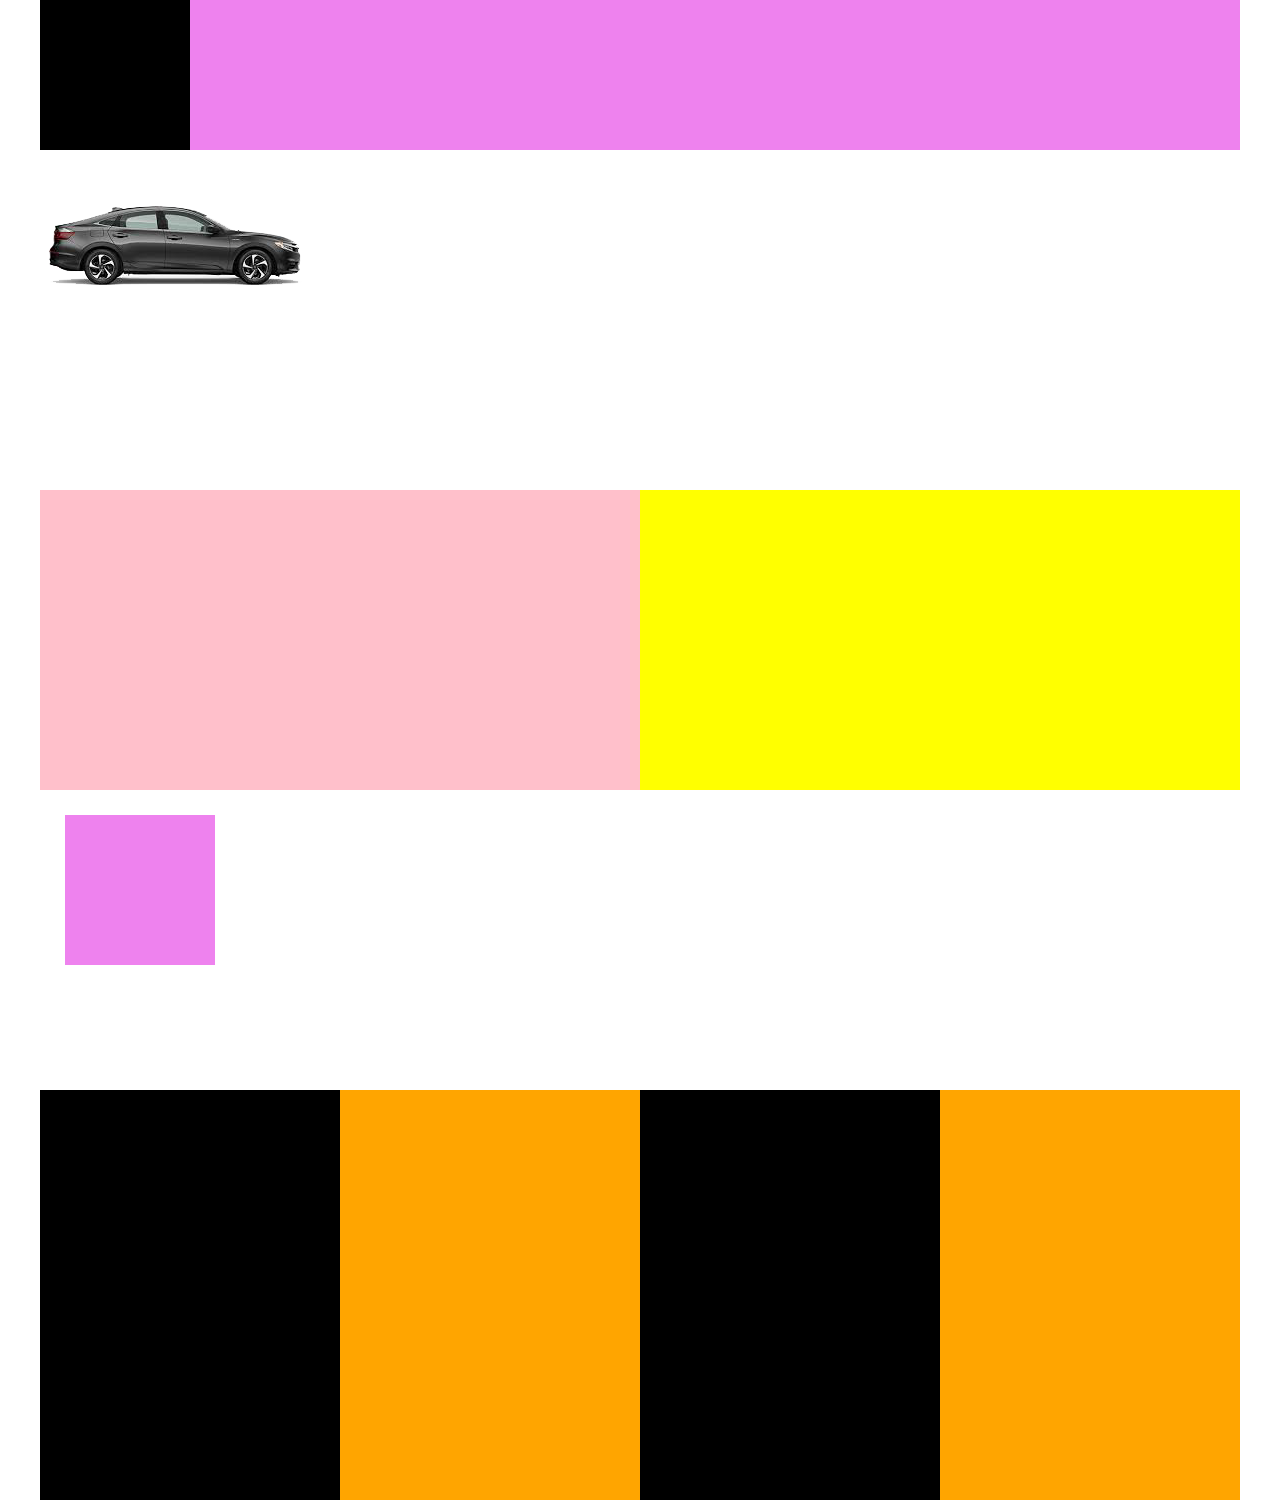
<file: fonts/BIRD/birdanimation.html>
<html>
	<head>
		<tittle></tittle>
		<style type="text/css">
			body
			{
				margin: 0;
			}
				#mainarea{
					width:1200px;
					height:1500px;
					background:red;
					margin:0 auto; 
					}
				#toparea{
					width:1200px;
					height:150px;
					background:yellow;
					}
				#logoarea{
					width:150px;
					height:150px;
					background:black;
					float:left;
					}
				#tittlearea{
					width:1050px;
					height:150px;
					background:violet;
					float:left;
					}
				#menuarea{
					width:1200px;
					height:40px;
					background:white;
					}
				@keyframes jsr{
						0%{
							transform:translateX(-300px);
							}
						100%{
							transform:translateX(1200px);
							}


						}

				#slidearea{
					width:1200px;
					height:300px;
					background:white;
					overflow:hidden;
					float:left;

					}
				#slidearea img{
					animation:jsr;
					animation-duration:4s;
					animation-iteration-count:infinte;

						}
				#darea{
					width:1200px;
					height:300px;
					background:blue;
					}
				#d1area{
					width:600px;
					height:300px;
					background:pink;
					float:left;
					}
				#d2area{
					width:600px;
					height:300px;
					background:yellow;
					float:left;
					}
				@keyframes bird{
						0%{
							background:url('1.png') no-repeat;									}
						10%{
							background:url('2.png') no-repeat;
							transform:translate(20px, -10px);
							}
						20%{
							background:url('3.png') no-repeat;
							transform:translate(30px, -30px);
							}
						30%{
							background:url('4.png') no-repeat;
							transform:translate(20px, 20px);
							}
						40%{
							background:url('5.png') no-repeat;
							transform:translate(40px, 40px);
							}
						50%{
							background:url('6.png') no-repeat;
							transform:translate(30px, 30px);
							}
						60%{
							background:url('7.png') no-repeat;
							transform:translate(40px, 40px);
							}
						70%{
							background:url('8.png') no-repeat;
							transform:translate(30px, 30px);
							}
						80%{
							background:url('9.png') no-repeat;
							transform:translate(20px, -20px);
							}
						90%{
							background:url('3.png') no-repeat;
							transform:translate(30px, -30px);
							}
						100%{
							background:url('7.png') no-repeat;
							transform:translate(40px, 40px);
							}
						}
				#boxarea{
					width:1200px;
					height:300px;
					background:white;
					float:left;
					}
				.box {
					width:150px;
					height:150px;
					background:violet;
					margin:25px;
					animation-name:bird;
					animation-duration:4s;
					animation-iteration_count:infinite;
					background-repeat:none;
					float:left;
					}
				.box:hover{
						border-radius:50%;
						box-shadow:15px 15px;
						}
				
				#footarea{
					width:1200px;
					height:410px;
					background:orange;
					float:left;
					}
				#f1area{
					width:300px;
					height:410px;
					background:black;
					float:left;
					}
				#f2area{
					width:300px;
					height:410px;
					background:orange;
					float:left;
					}
				#f3area{
					width:300px;
					height:410px;
					background:black;
					float:left;
					}
				#f4area{
					width:300px;
					height:410px;
					background:orange;
					float:left;
					}
				
		</style>
	</head>
	<body>
			<div id="mainarea";>
				<div id="toparea">
					<div id="logoarea">
					
					</div>
					<div id="tittlearea">
					
					</div>
					
				</div>
				<div id="menuarea">
				</div>
				<div id="slidearea">
					<img src="car.png"/>
				</div>
				<div id="darea">
					<div id="d1area">
					</div>
					<div id="d2area">
					</div>
				</div>
				<div id="boxarea">
					<div class="box">
					</div>
				
				</div>
				<div id="footarea">
					<div id="f1area">
					</div>
					<div id="f2area">
					</div>
					<div id="f3area">
					</div>
					<div id="f4area">
					</div>
				</div>
			</div>
	</body>
</html>
</file>
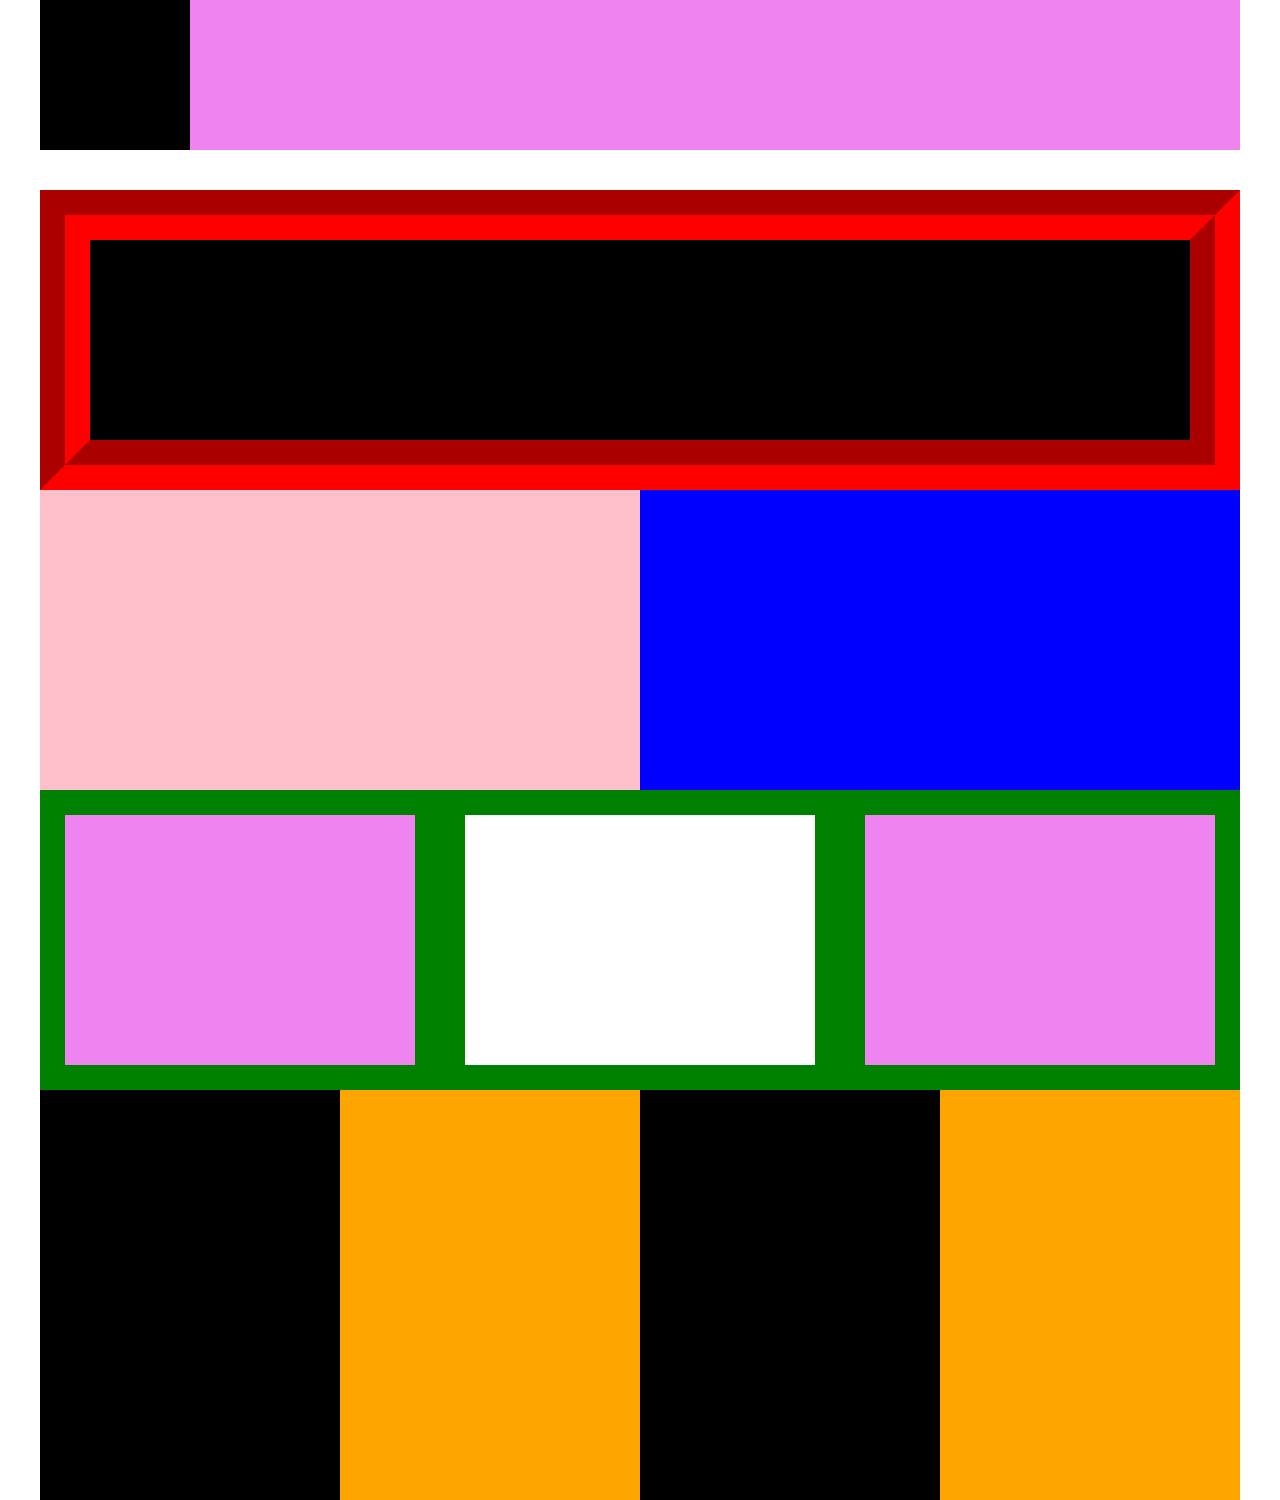
<file: fonts/BIRD/id3.html>
<html>
	<head>
		<tittle></tittle>
		<style type="text/css">
			body
			{
				margin: 0;
			}
				#mainarea{
					width:1200px;
					height:1500px;
					background:red;
					margin:0 auto; 
					}
				#toparea{
					width:1200px;
					height:150px;
					background:yellow;
					}
				#logoarea{
					width:150px;
					height:150px;
					background:black;
					float:left;
					}
				#tittlearea{
					width:1050px;
					height:150px;
					background:violet;
					float:left;
					}
				#menuarea{
					width:1200px;
					height:40px;
					background:white;
					}
				#slidearea{
					width:1100px;
					height:200px;
					background:black;
					/*
					border-right-style:groove;
					border-right-width:50px;
					border-right-color:red;
					border-top-style:groove;
					border-top-width:50px;
					border-top-color:red;
					border-left-style:groove;
					border-left-width:50px;
					border-left-color:red;
					border-bottom-style:groove;
					border-bottom-width:50px;
					border-bottom-color:red;
					*/
					border: groove 50px red;
					}
				
				#darea{
					width:1200px;
					height:300px;
					background:blue;
					}
				#d1area{
					width:600px;
					height:300px;
					background:pink;
					float:left;
					}
				#d2area{
					width:600px;
					height:300px;
					background:peach;
					float:left;
					}
				#boxarea{
					width:1200px;
					height:300px;
					background:green;
					}
				#b1area{
					width:350px;
					height:250px;
					background:violet;
					margin:25px;
					float:left;
					}
				#b2area{
					width:350px;
					height:250px;
					background:white;
					margin:25px;
					float:left;
					}
				#b3area{
					width:350px;
					height:250px;
					background:violet;
					margin:25px;
					float:left;
					}
				#footarea{
					width:1200px;
					height:410px;
					background:orange;
					float:left;
					}
				#f1area{
					width:300px;
					height:410px;
					background:black;
					float:left;
					}
				#f2area{
					width:300px;
					height:410px;
					background:orange;
					float:left;
					}
				#f3area{
					width:300px;
					height:410px;
					background:black;
					float:left;
					}
				#f4area{
					width:300px;
					height:410px;
					background:orange;
					float:left;
					}
				
		</style>
	</head>
	<body>
			<div id="mainarea";>
				<div id="toparea">
					<div id="logoarea">
					
					</div>
					<div id="tittlearea">
					
					</div>
					
				</div>
				<div id="menuarea">
				</div>
				<div id="slidearea">
					<div id="sarea">
					</div>
				</div>
				<div id="darea">
					<div id="d1area">
					</div>
					<div id="d2area">
					</div>
				</div>
				<div id="boxarea">
					<div id="b1area">
					</div>
					<div id="b2area">
					</div>
					<div id="b3area">
					</div>
				</div>
				<div id="footarea">
					<div id="f1area">
					</div>
					<div id="f2area">
					</div>
					<div id="f3area">
					</div>
					<div id="f4area">
					</div>
				</div>
			</div>
	</body>
</html>
</file>
<file: snowstormv144_20131208/demo/demo_default.css>
/*

 SnowStorm demo page CSS
 -----------------------

 None of this is needed for the snow effect to work - it's strictly to make the demo/documentation look pretty.

*/

body {
 margin:0px;
 padding:0px;
 background:#333 url(../lights/image/bg-strip-dark.png);
 color:#eeeeee;
 font-family:helvetica,verdana,arial,tahoma,"sans serif";
 font-weight: 300;
 font-size:100%;
 text-shadow: 0 0 0 #000; /* safari is lame. */
}

a {
 color:#aaaa00;
 text-decoration:none;
}

a:hover {
 color:#ffff33;
}

h1, h2, h3 {
 font-family:"helvetica neue",helvetica,verdana,arial,tahoma,"sans serif";
 margin:0px;
 font-weight: 200;
 color:#fff;
}

h1 {
 font-size:2.5em;
 font-weight: 100;
}

h2 {
 font-size:1.8em;
 font-weight: 100;
 margin-top:1em;
 color:#fff;
}

h3 {
 font-size:1.4em;
 margin-top:1em;
 margin-bottom:0.5em;
 letter-spacing: 0.01em;
 color:#99ccff;
}

h3 + p {
 margin-top:0px;
}

p {
 margin:1em 0px 0px 0px;
}

dd,
p {
 line-height:1.6em;
}

p.first {
 margin-top:0.25em;
}

.noTop {
 margin-top:0px !important;
 padding-top:0px !important;
 line-height:1em;
}

pre {
 font-size:1.2em;
 *font-size:1em;
 color:#33cc33;
}

pre span {
 color: #999;
}

pre {
 font-size:1.25em;
}

ul {
 margin-left:16px;
 padding-left:0px;
 margin-top:5px;
 margin-bottom:5px;
}

.bright {
 color:#ff6666;
}

dl {
 margin-left:1em;
}

dl dt {
 font-weight:bold;
 border-bottom:1px dotted #555;
 padding-bottom:4px;
 margin-top:1.5em;
 margin-right:2%;
}

dl dd {
 margin-top:4px;
 margin-left:0px;
 margin-bottom:0.5em;
}

code,
dl dt code {
 color:#33cc33;
 font-weight:normal;
}

dl dd code {
 color:#ccc;
}

dl em {
 color:#fff;
 font-weight:normal;
 padding-top:2px;
 padding-bottom:0.5em;
}

code {
 font-family:monaco,"VT-100","lucida console",terminal,monospace,courier,system,sans-serif;
 font-size:1em;
 font-weight:light;
}

#container {
 position:relative;
 background-color:#222;
 padding:32px 16px 16px 16px;
 border:1px solid #111;
 max-width:60em;
 _width:50em;
 margin:0px auto;
}

#content {
 position:relative;
 z-index:2;
}

.alt {
 color:#ccc;
}

/* seasonal decorations */

#lights {
 position:absolute;
 border-top:1px solid #006600;
 left:0px;
 top:0px;
 width:100%;
 height:275px;
 overflow:hidden;
 z-index:1;
 display:none;
}

.xlsf-light {
 position:absolute;
 margin-top:-1px;
}

.xlsf-fragment {
 position:absolute;
 background:transparent url(../lights/image/bulbs-50x50-fragments.png) no-repeat 0px 0px;
 width:50px;
 height:50px;
}

.xlsf-fragment-box {
 position:absolute;
 left:0px;
 top:0px;
 width:50px;
 height:50px;
 *width:100%;
 *height:100%;
 display:none;
}

.xlsf-cover {
 position:fixed;
 left:0px;
 top:0px;
 width:100%;
 height:100%;
 background:#fff;
 opacity:1;
 z-index:999;
 display:none;
}

.special {
 display:none;
 _display: block; /* just you, IE 6. */
 font-size:x-small;
 color:#999;
}

ul li {
 line-height:1.75em;
}
</file>
<file: snowstormv144_20131208/lights/christmaslights.css>
/* XLSF 2007 */

body {
 background:#333 url(image/bg-strip-dark.png) 0px 0px;
 font-family:normal,"Century Gothic","Helvetica Neue Light","Helvetica Neue",georgia,"times new roman","Arial Rounded MT Bold",helvetica,verdana,tahoma,arial,"sans serif";
 font-size:75%;
 color:#666;
}

h1, h1 a {
 color:#999;
 text-decoration:none;
}

h1 {
 color:#999;
 margin-bottom:0;
 margin-left:-5px;
 margin-top:0;
 padding-left:5px;
 padding-right:5px;
}

h1, h2, h3 {
 clear:both;
 float:left;
 font-family:normal,"Century Gothic","Helvetica Neue Light","Helvetica Neue",georgia,"times new roman","Arial Rounded MT Bold",helvetica,verdana,tahoma,arial,"sans serif";
 font-size:3em;
 font-size-adjust:none;
 margin-bottom:0.25em;
 padding-bottom:1px;
}

h1, h2 {
 letter-spacing:-1px;
 margin-bottom:0;
 margin-left:-5px;
 margin-top:0;
 padding-left:5px;
 padding-right:5px;
}

a {
 color:#6699cc;
 padding:0px 2px;
 text-decoration:none;
}

a:hover {
 background:#6699cc;
 color:#fff;
}

#lights {
 position:absolute;
 left:0px;
 top:0px;
 width:100%;
 height:100%;
 overflow:hidden;
}

.xlsf-light {
 position:absolute;
}

body.fast .xlsf-light {
 opacity:0.9;
}

.xlsf-fragment {
 position:absolute;
 background:transparent url(image/bulbs-50x50-fragments.png) no-repeat 0px 0px;
 width:50px;
 height:50px;
}

.xlsf-fragment-box {
 position:absolute;
 left:0px;
 top:0px;
 width:50px;
 height:50px;
 *width:100%;
 *height:100%;
 display:none;
}

.xlsf-cover {
 position:fixed;
 left:0px;
 top:0px;
 width:100%;
 height:100%;
 background:#fff;
 opacity:1;
 z-index:999;
 display:none;
}

/*
.xlsf-light.bottom {
 height:49px;
 border-bottom:1px solid #006600;
}

.xlsf-light.top {
 height:49px;
 border-top:1px solid #009900;
}
*/
</file>
